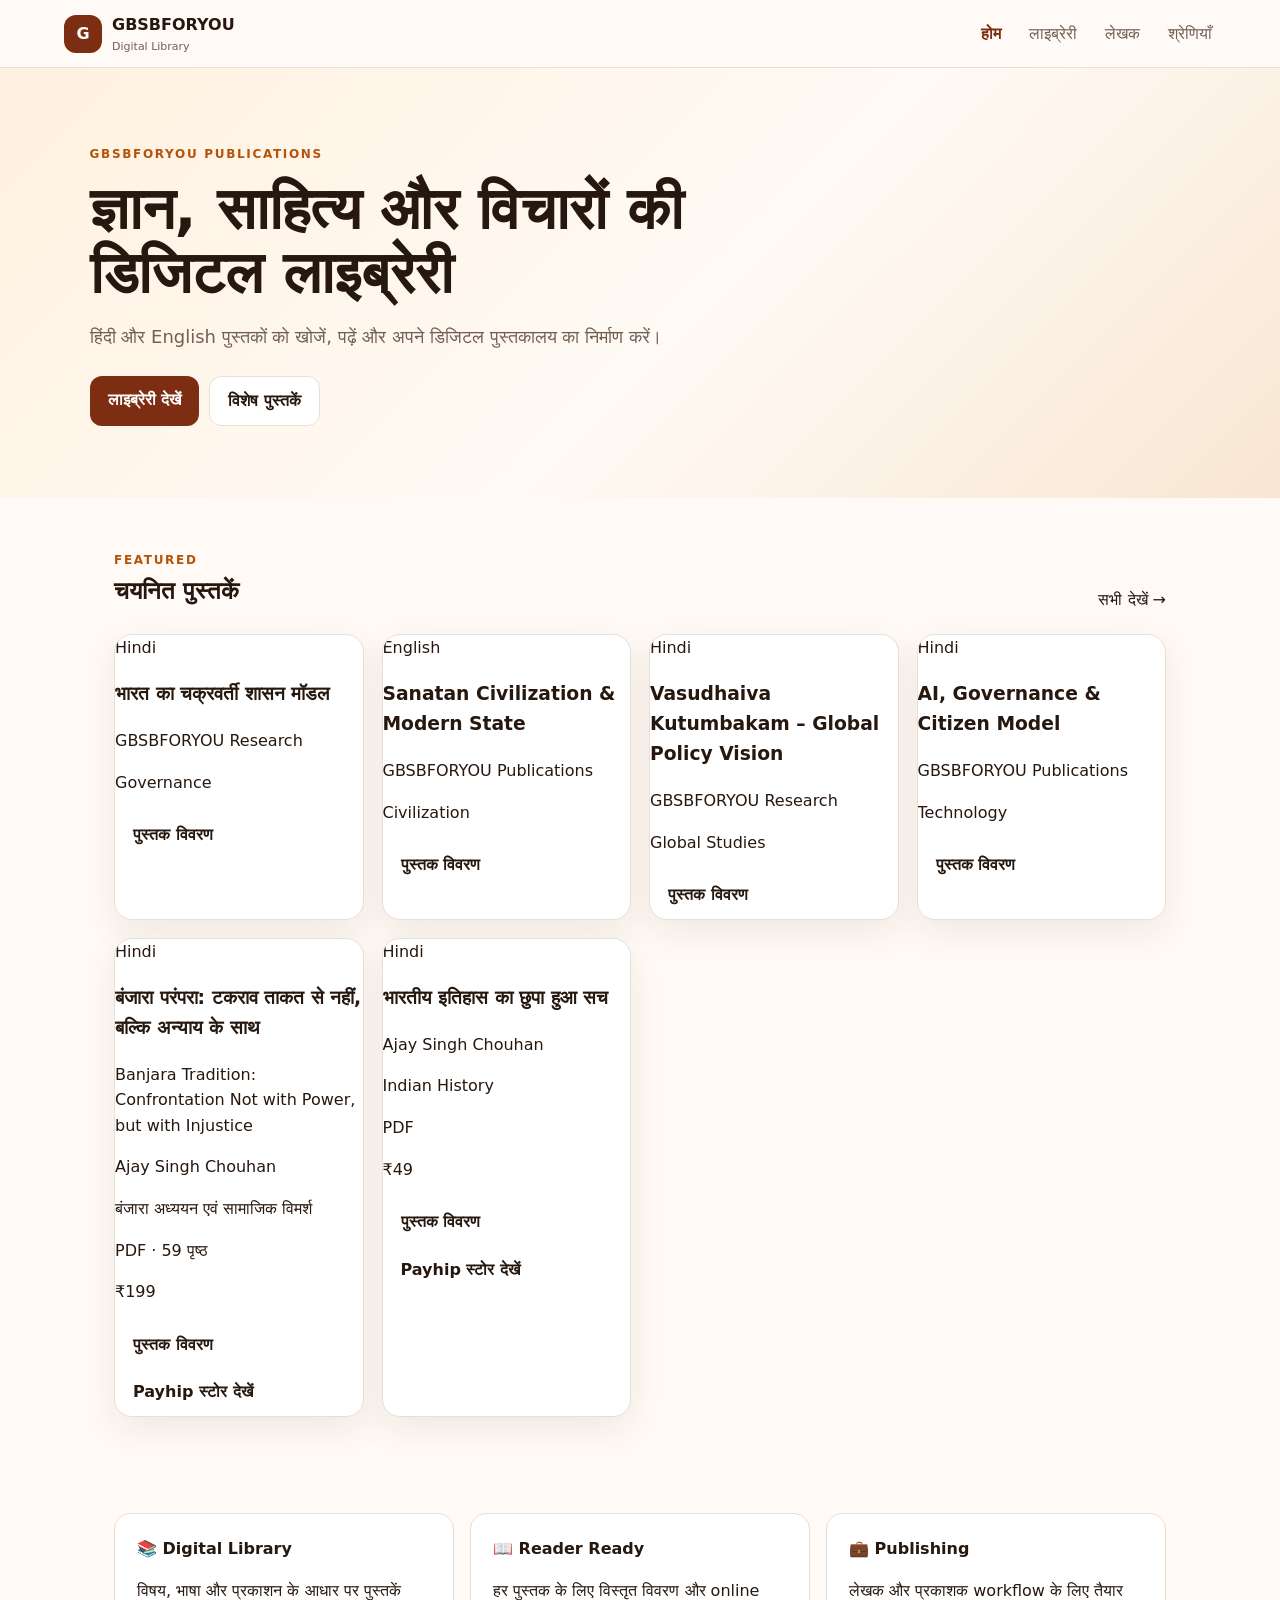
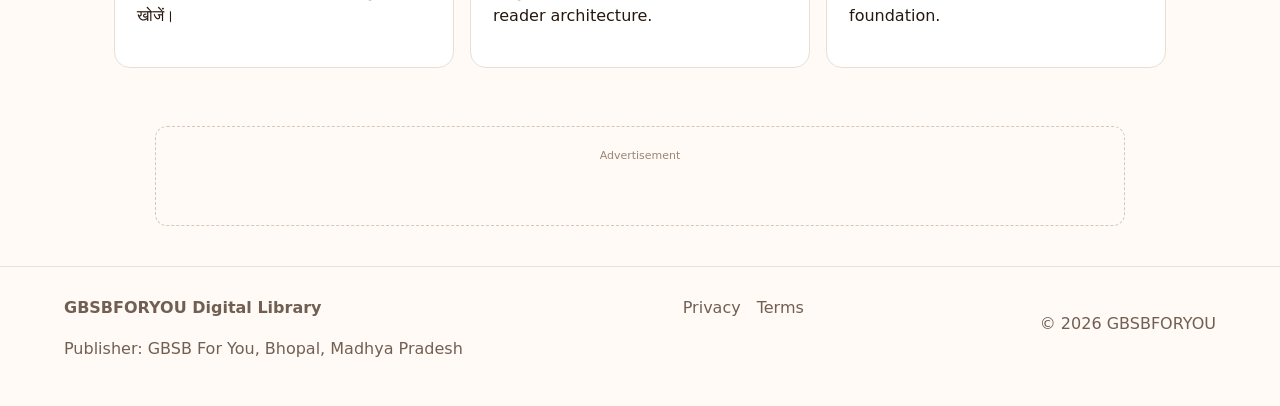
<file: index.html>
<!doctype html><html lang="hi"><head><meta charset="utf-8"><meta name="viewport" content="width=device-width,initial-scale=1"><meta name="theme-color" content="#7c2d12"><meta name="description" content="GBSBFORYOU Digital Library — Hindi and English books, eBooks and publications."><link rel="manifest" href="manifest.json"><link rel="stylesheet" href="assets/css/style.css"><title>GBSBFORYOU Digital Library</title></head><body>
<header class="topbar"><a class="brand" href="index.html"><span class="brand-mark">G</span><span>GBSBFORYOU<small>Digital Library</small></span></a><button class="menu-btn" id="menuBtn">☰</button><nav id="nav"><a class="active" href="index.html">होम</a><a href="library.html">लाइब्रेरी</a><a href="authors.html">लेखक</a><a href="categories.html">श्रेणियाँ</a></nav></header>
<main><section class="hero"><div><span class="eyebrow">GBSBFORYOU PUBLICATIONS</span><h1>ज्ञान, साहित्य और विचारों की डिजिटल लाइब्रेरी</h1><p>हिंदी और English पुस्तकों को खोजें, पढ़ें और अपने डिजिटल पुस्तकालय का निर्माण करें।</p><div class="hero-actions"><a class="btn primary" href="library.html">लाइब्रेरी देखें</a><a class="btn ghost" href="#featured">विशेष पुस्तकें</a></div></div></section>
<section class="section" id="featured"><div class="section-head"><div><span class="eyebrow">FEATURED</span><h2>चयनित पुस्तकें</h2></div><a href="library.html">सभी देखें →</a></div><div id="featuredGrid" class="book-grid"></div></section>
<section class="section"><div class="info-grid"><article><b>📚 Digital Library</b><p>विषय, भाषा और प्रकाशन के आधार पर पुस्तकें खोजें।</p></article><article><b>📖 Reader Ready</b><p>हर पुस्तक के लिए विस्तृत विवरण और online reader architecture.</p></article><article><b>💼 Publishing</b><p>लेखक और प्रकाशक workflow के लिए तैयार foundation.</p></article></div></section>
<section class="ad-slot" aria-label="Advertisement"><span>Advertisement</span><div id="ad-home"></div></section></main>
<footer><div><strong>GBSBFORYOU Digital Library</strong><p>Publisher: GBSB For You, Bhopal, Madhya Pradesh</p></div><div><a href="privacy.html">Privacy</a><a href="terms.html">Terms</a></div><p>© 2026 GBSBFORYOU</p></footer>
<script src="assets/js/app.js"></script><script>GBSB.renderFeatured("featuredGrid");</script></body></html>
</file>
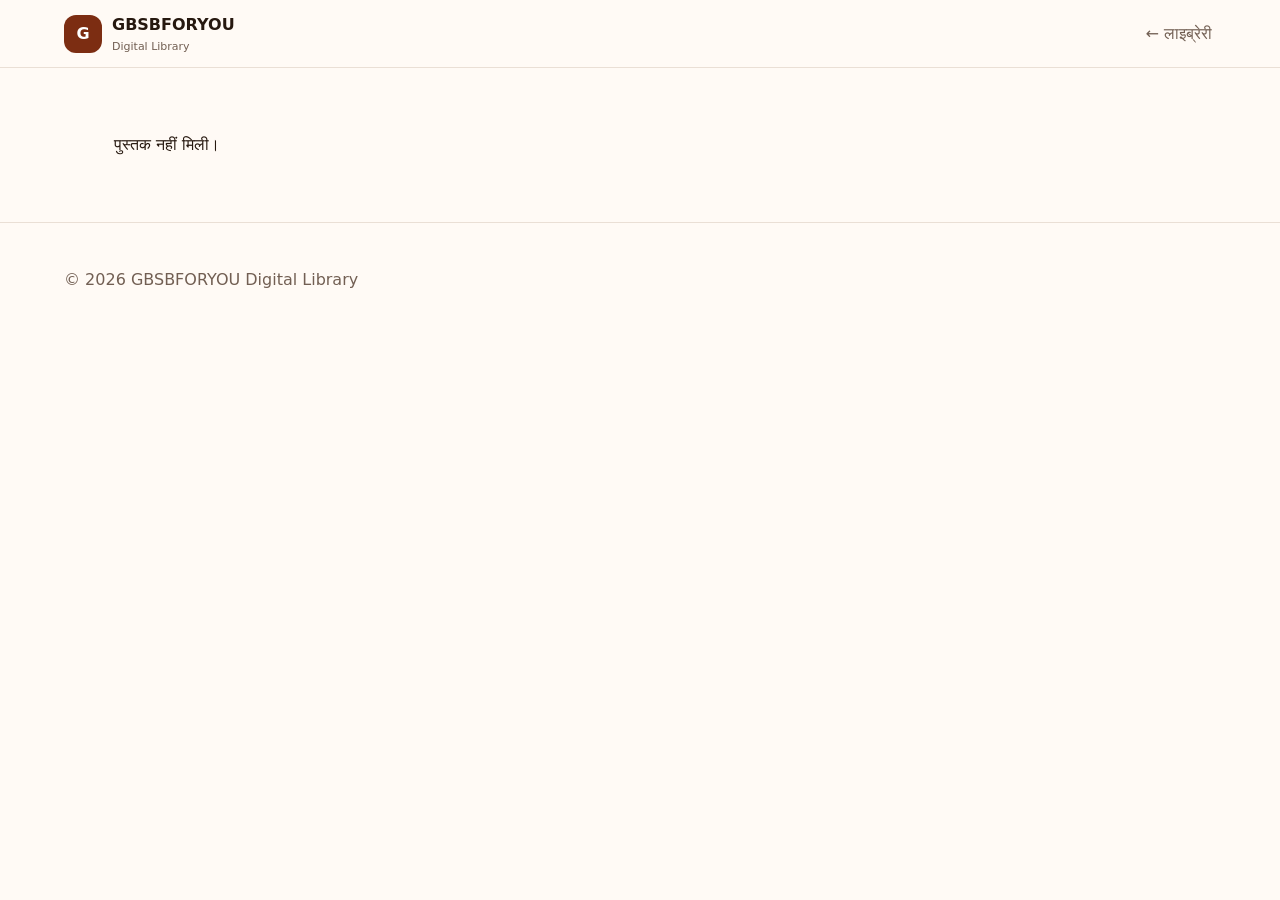
<file: book.html>
<!doctype html>
<html lang="hi">
<head>
<meta charset="utf-8">
<meta name="viewport" content="width=device-width,initial-scale=1">
<meta name="description" content="GBSBFORYOU Digital Library book details">
<link rel="stylesheet" href="assets/css/style.css">
<title>पुस्तक विवरण | GBSBFORYOU</title>
<style>
.book-detail{display:grid;grid-template-columns:minmax(130px,220px) 1fr;gap:22px}
.book-cover{min-height:190px;border-radius:12px;background:linear-gradient(145deg,#f1e1ca,#fff8ee);display:flex;align-items:center;justify-content:center;color:#8b4d24;padding:12px;text-align:center}
.book-cover.large{min-height:260px}.btn{display:inline-block;padding:10px 14px;border-radius:9px;background:#713b20;color:#fff;text-decoration:none;margin:8px 8px 0 0}
@media(max-width:600px){.book-detail{grid-template-columns:1fr}.book-cover.large{min-height:180px}}
</style>
</head>
<body>
<header class="topbar"><a class="brand" href="index.html"><span class="brand-mark">G</span><span>GBSBFORYOU<small>Digital Library</small></span></a><nav><a href="library.html">← लाइब्रेरी</a></nav></header>
<main class="section"><div id="bookDetail"><p>पुस्तक का विवरण लोड हो रहा है…</p></div></main>
<footer><p>© 2026 GBSBFORYOU Digital Library</p></footer>
<script src="assets/js/app.js"></script>
</body>
</html>
</file>
<file: assets/css/style.css>
:root{--ink:#26180f;--muted:#725f53;--brand:#7c2d12;--brand2:#b45309;--paper:#fffaf5;--line:#eadfd5;--card:#fff;--shadow:0 12px 35px rgba(58,30,12,.08)}*{box-sizing:border-box}body{margin:0;font-family:system-ui,-apple-system,"Noto Sans Devanagari",sans-serif;color:var(--ink);background:var(--paper);line-height:1.6}a{color:inherit;text-decoration:none}.topbar{position:sticky;top:0;z-index:10;display:flex;align-items:center;justify-content:space-between;padding:12px 5%;background:rgba(255,250,245,.96);backdrop-filter:blur(12px);border-bottom:1px solid var(--line)}.brand{display:flex;align-items:center;gap:10px;font-weight:800}.brand small{display:block;font-size:11px;color:var(--muted);font-weight:500}.brand-mark{display:grid;place-items:center;width:38px;height:38px;border-radius:12px;background:var(--brand);color:#fff}.topbar nav{display:flex;gap:20px}.topbar nav a{padding:7px 4px;color:var(--muted)}.topbar nav a.active,.topbar nav a:hover{color:var(--brand);font-weight:700}.menu-btn{display:none;border:0;background:none;font-size:25px}.hero{padding:72px 7%;background:linear-gradient(135deg,#fff1df,#fffaf5 55%,#f8e6d2)}.hero>div{max-width:760px}.eyebrow{font-size:12px;letter-spacing:.14em;font-weight:800;color:var(--brand2)}h1{font-size:clamp(32px,7vw,58px);line-height:1.1;margin:12px 0}h2{line-height:1.2}.hero p{font-size:18px;color:var(--muted);max-width:650px}.hero-actions{display:flex;gap:10px;flex-wrap:wrap;margin-top:24px}.btn{display:inline-block;padding:11px 18px;border-radius:12px;font-weight:700}.primary{background:var(--brand);color:#fff}.ghost{border:1px solid var(--line);background:#fff}.section{max-width:1180px;margin:auto;padding:48px 5%}.section-head{display:flex;align-items:end;justify-content:space-between;gap:20px;margin-bottom:22px}.section-head h2{margin:6px 0}.book-grid{display:grid;grid-template-columns:repeat(auto-fit,minmax(210px,1fr));gap:18px}.book-card{background:var(--card);border:1px solid var(--line);border-radius:18px;overflow:hidden;box-shadow:var(--shadow);transition:.2s}.book-card:hover{transform:translateY(-3px)}.cover{aspect-ratio:3/4;background:linear-gradient(145deg,#f2d3ae,#9a3412);display:grid;place-items:center;color:#fff;font-size:25px;font-weight:800;text-align:center;padding:20px}.book-body{padding:16px}.book-body h3{margin:0 0 6px;font-size:18px}.meta{color:var(--muted);font-size:13px}.tag{display:inline-block;margin-top:10px;padding:3px 8px;border-radius:20px;background:#fff0df;color:var(--brand);font-size:11px;font-weight:700}.toolbar{display:flex;gap:10px;margin:25px 0;flex-wrap:wrap}.toolbar input,.toolbar select{flex:1;min-width:220px;padding:13px 14px;border:1px solid var(--line);border-radius:12px;background:#fff;font:inherit}.info-grid{display:grid;grid-template-columns:repeat(3,1fr);gap:16px}.info-grid article{padding:22px;background:#fff;border:1px solid var(--line);border-radius:16px}.ad-slot{max-width:970px;min-height:100px;margin:10px auto 40px;border:1px dashed #d8c7b8;border-radius:12px;display:grid;place-items:center;color:#9a8577;font-size:11px}.ad-slot>div{width:100%;text-align:center}.book-detail{display:grid;grid-template-columns:280px 1fr;gap:30px}.detail-cover{border-radius:18px;overflow:hidden}.detail-cover .cover{font-size:30px}.actions{display:flex;gap:10px;flex-wrap:wrap;margin-top:20px}footer{padding:28px 5%;border-top:1px solid var(--line);color:var(--muted);display:flex;justify-content:space-between;gap:20px;flex-wrap:wrap}footer a{margin-right:16px}@media(max-width:700px){.menu-btn{display:block}.topbar nav{display:none;position:absolute;top:63px;left:0;right:0;padding:12px 5%;background:var(--paper);border-bottom:1px solid var(--line);flex-direction:column;gap:5px}.topbar nav.open{display:flex}.hero{padding:52px 6%}.section{padding:38px 5%}.info-grid{grid-template-columns:1fr}.book-detail{grid-template-columns:1fr}.detail-cover{max-width:260px}.topbar{padding:10px 5%}}
</file>
